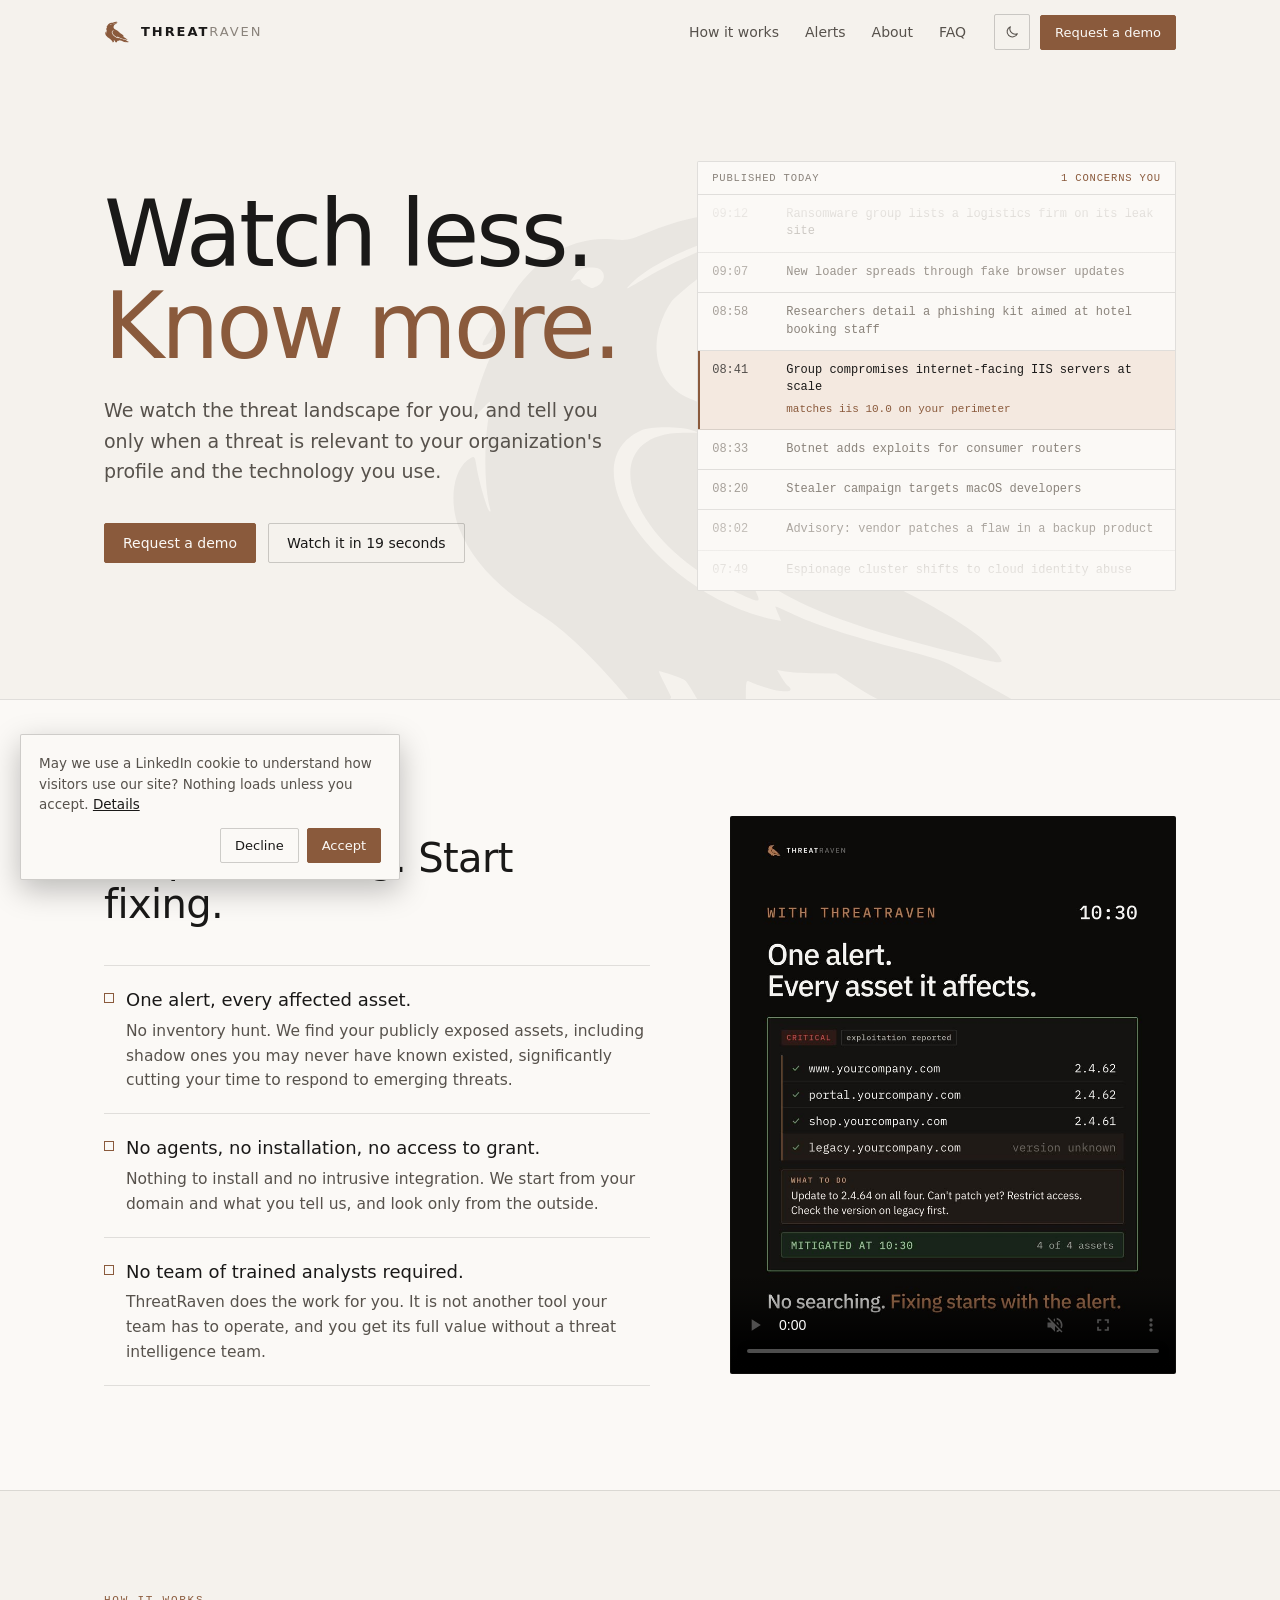
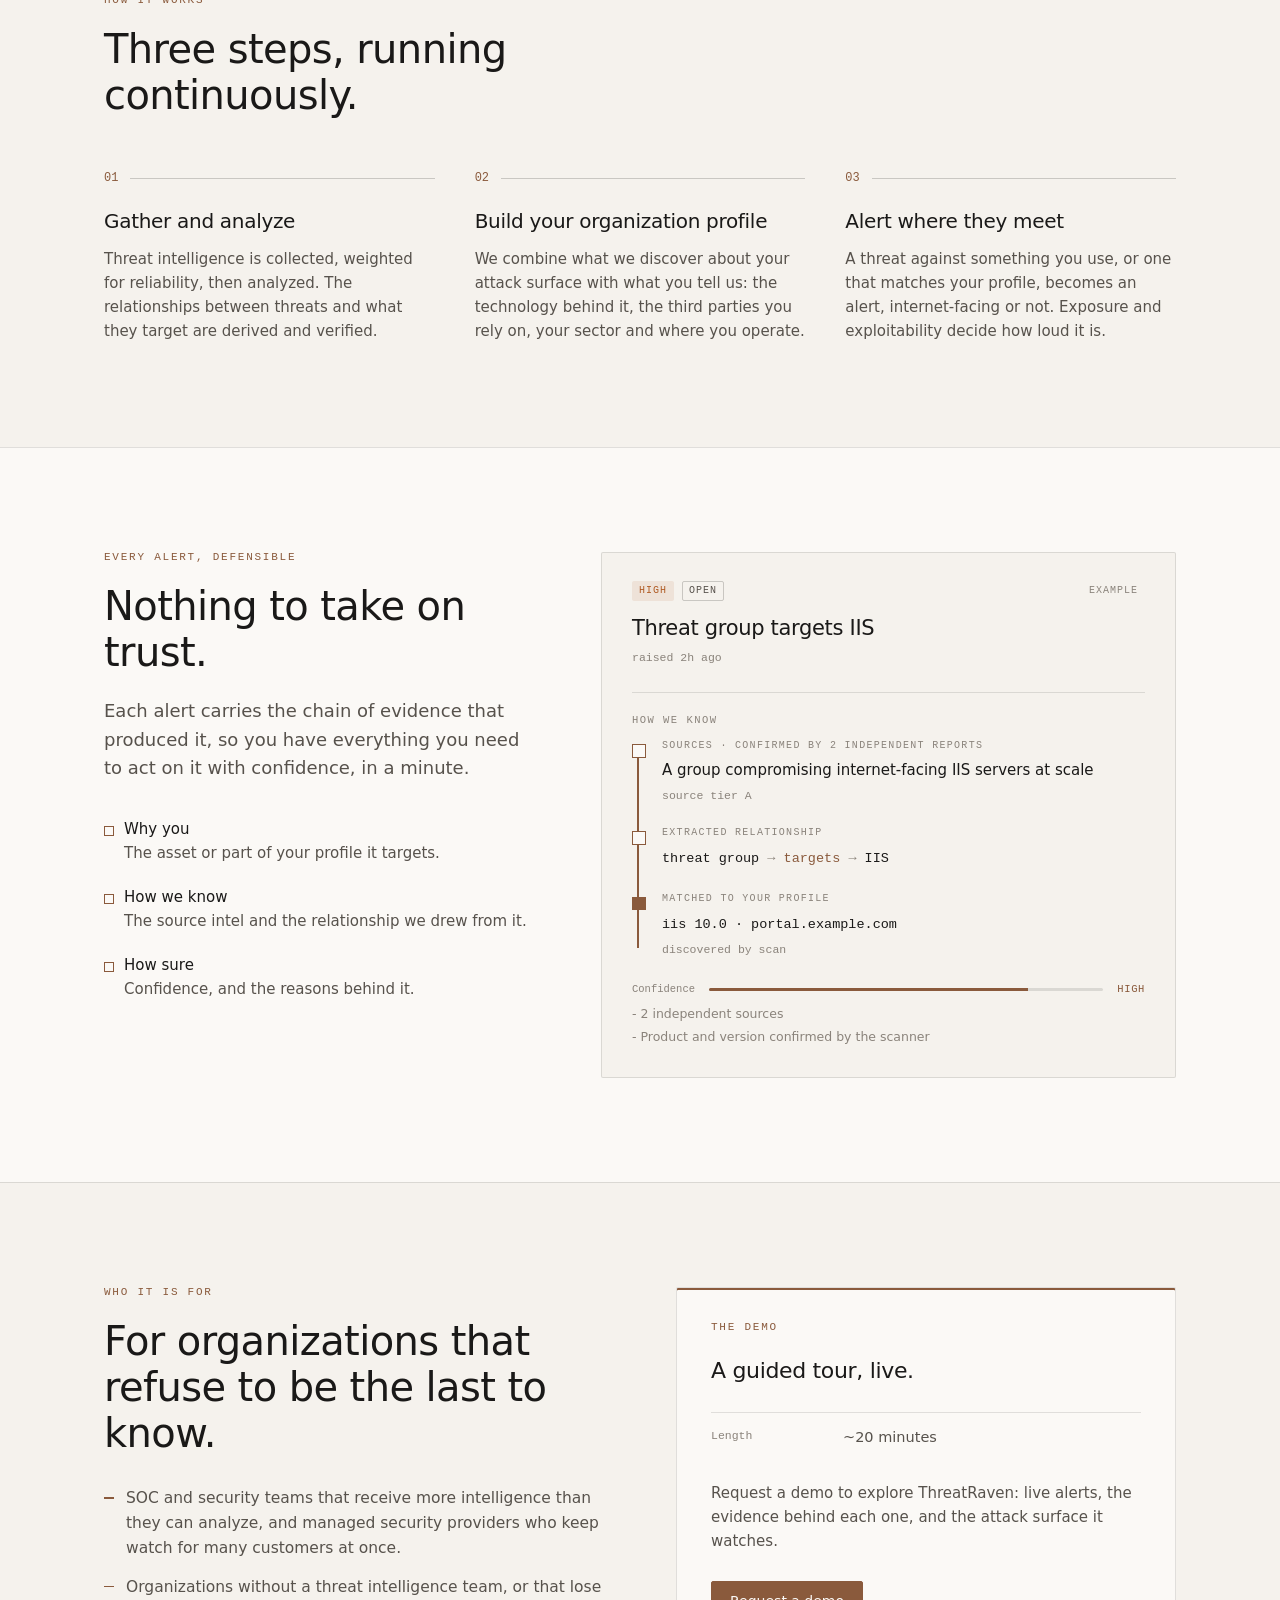
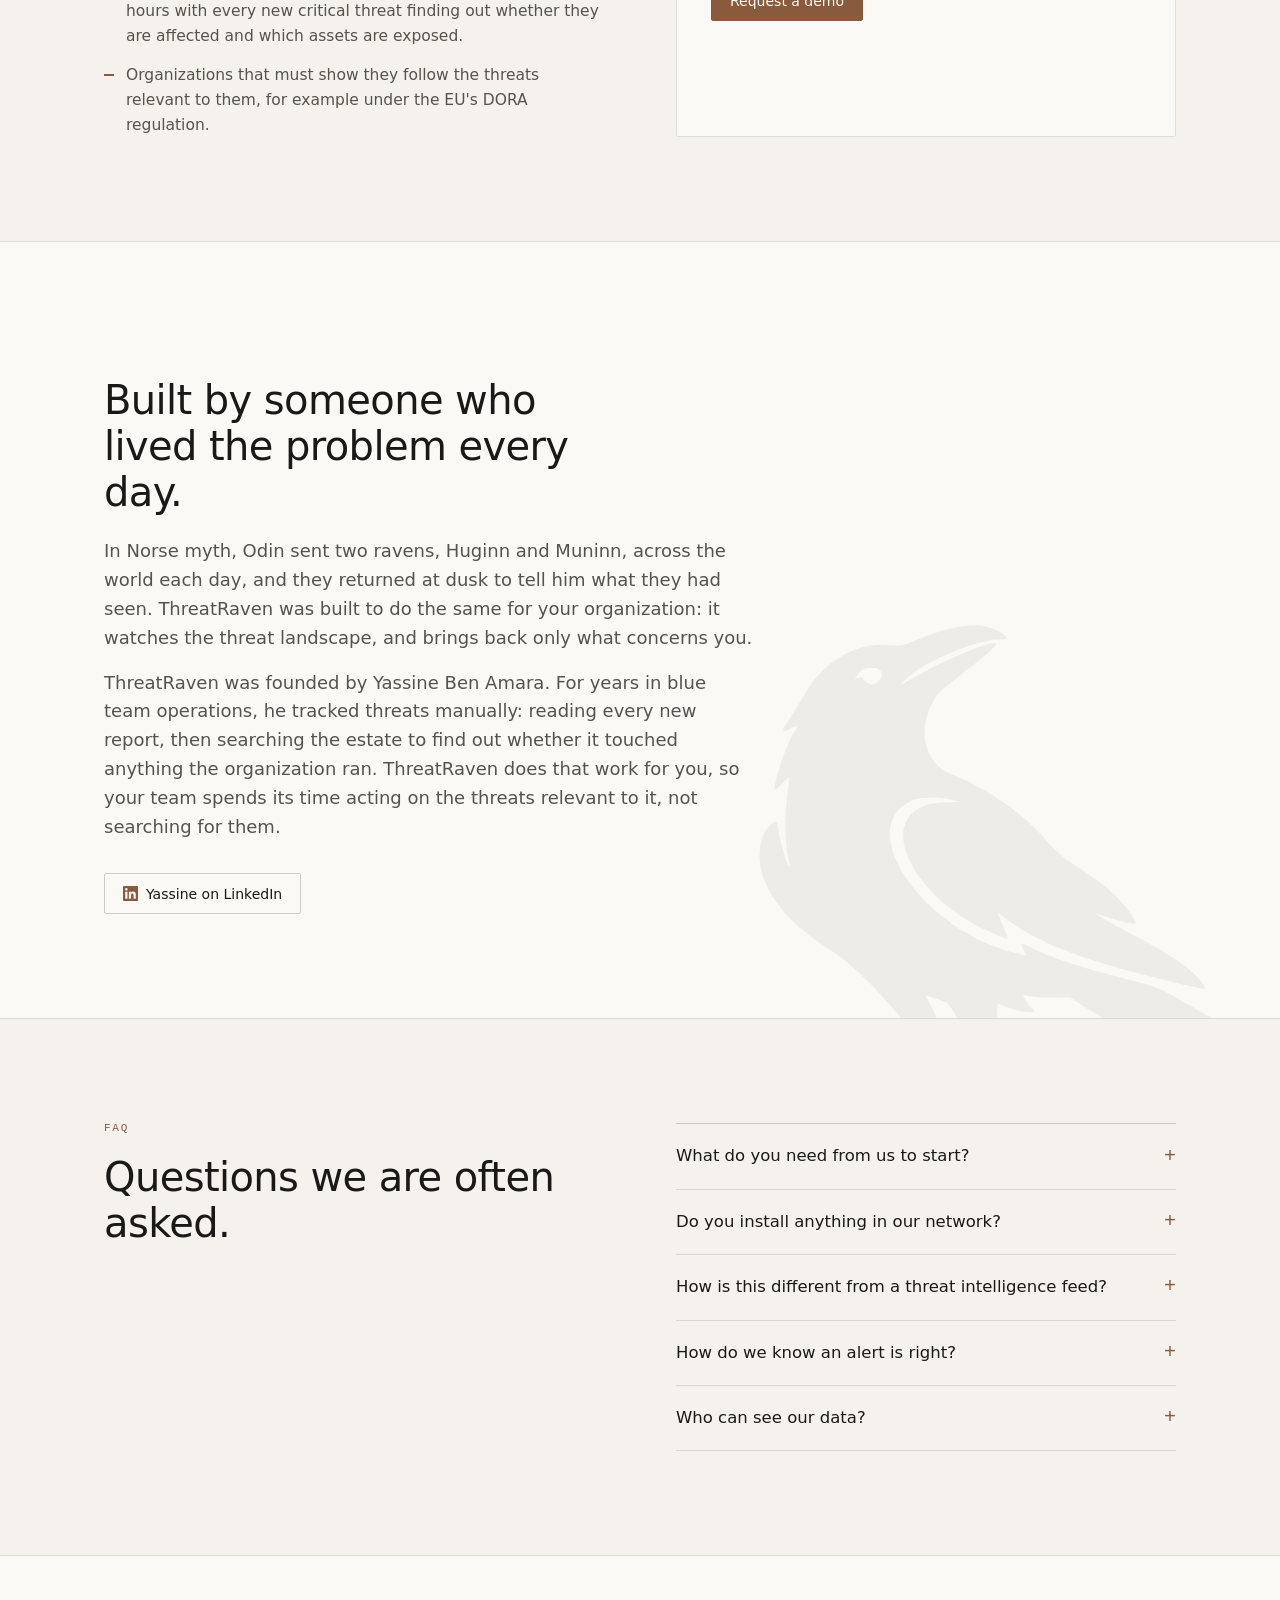
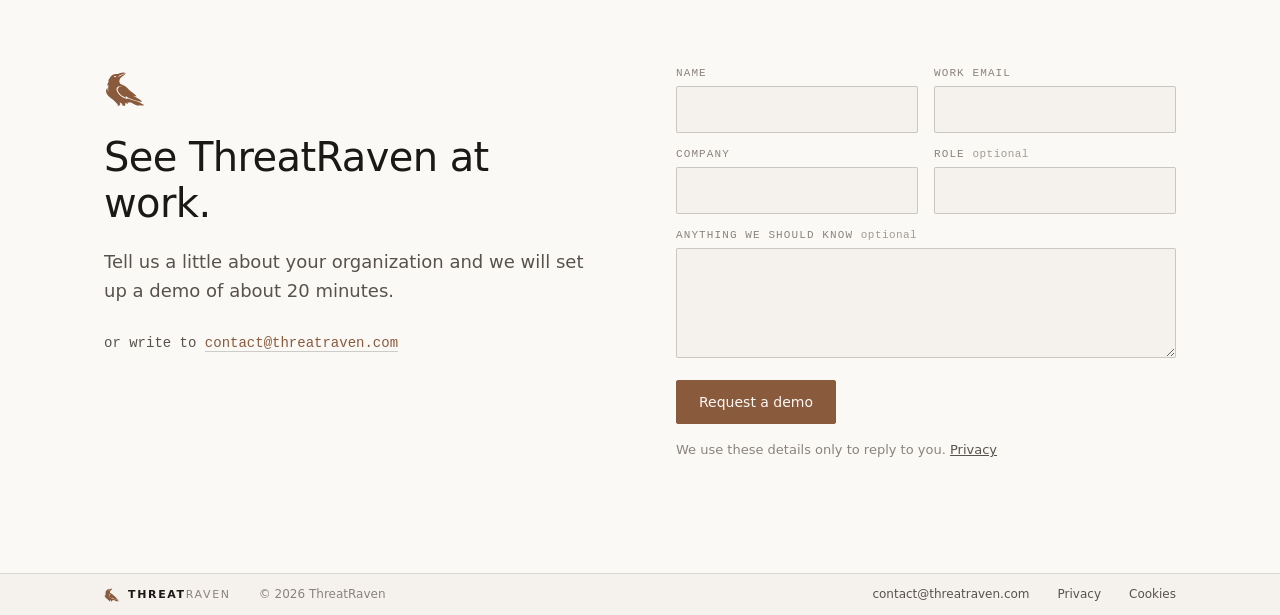
<file: index.html>
<!doctype html>
<html lang="en">
<head>
<meta charset="utf-8">
<meta name="viewport" content="width=device-width, initial-scale=1">
<meta http-equiv="Content-Security-Policy" content="default-src 'self'; script-src 'self' 'sha256-8JlPd6OhyD+6R4JTJSr74ZzP5qvsBuT57lNRySjTGb4=' https://snap.licdn.com; style-src 'self' 'unsafe-inline' https://fonts.googleapis.com; font-src https://fonts.gstatic.com; img-src 'self' data: https://px.ads.linkedin.com https://*.linkedin.com https://*.licdn.com; connect-src 'self' https://api.web3forms.com https://px.ads.linkedin.com https://*.linkedin.com https://*.licdn.com; media-src 'self'; form-action 'self' https://api.web3forms.com; base-uri 'self'; object-src 'none'">
<meta name="referrer" content="strict-origin-when-cross-origin">
<title>ThreatRaven: Watch less. Know more.</title>
<meta name="description" content="ThreatRaven watches the threat landscape for you and tells you only when a threat is relevant to your organization's profile and the technology you use.">
<link rel="canonical" href="https://threatraven.com/">
<meta property="og:type" content="website">
<meta property="og:site_name" content="ThreatRaven">
<meta property="og:title" content="ThreatRaven: Watch less. Know more.">
<meta property="og:description" content="ThreatRaven watches the threat landscape for you and tells you only when a threat is relevant to your organization's profile and the technology you use.">
<meta property="og:url" content="https://threatraven.com/">
<meta property="og:image" content="https://threatraven.com/og-image.png">
<meta name="twitter:card" content="summary">
<meta name="theme-color" content="#F5F2ED" media="(prefers-color-scheme: light)">
<meta name="theme-color" content="#0C0B0A" media="(prefers-color-scheme: dark)">
<link rel="icon" href="favicon.svg" type="image/svg+xml">
<link rel="apple-touch-icon" href="apple-touch-icon.png">
<link rel="preconnect" href="https://fonts.googleapis.com">
<link rel="preconnect" href="https://fonts.gstatic.com" crossorigin>
<link href="https://fonts.googleapis.com/css2?family=IBM+Plex+Mono:wght@400;500&family=IBM+Plex+Sans:wght@300;400;500;600&display=swap" rel="stylesheet">
<link rel="stylesheet" href="styles.css">
<script>
  // Theme before first paint: the visitor's choice if they made one, the system's otherwise.
  try { var t = localStorage.getItem('tr_theme'); if (t === 'light' || t === 'dark') document.documentElement.setAttribute('data-theme', t); } catch (e) {}
</script>
</head>
<body>
<svg width="0" height="0" style="position:absolute" aria-hidden="true"><symbol id="raven" viewBox="0 0 100 100"><path fill="currentColor" d="M32.24 89.74C32.24 89.67 32.43 89.17 32.66 88.62C33.20 87.33 33.13 87.21 29.51 83.09C25.54 78.57 21.43 74.84 18.31 72.92C11.89 68.95 7.70 64.47 5.76 59.49C4.22 55.55 4.83 50.73 7.08 48.96C8.15 48.11 8.27 48.18 8.49 49.78C8.76 51.70 10.12 56.50 10.50 56.87C10.72 57.07 10.76 56.97 10.65 56.57C9.80 53.56 9.64 47.23 10.30 42.86C10.55 41.23 10.70 39.85 10.64 39.80C10.58 39.74 9.97 40.31 9.27 41.06C8.57 41.82 7.96 42.38 7.90 42.33C7.37 41.80 9.95 33.73 11.36 31.51C12.49 29.74 12.48 29.74 10.90 30.51C9.04 31.41 9.01 31.13 10.67 28.61C11.46 27.41 12.78 25.29 13.60 23.91C17.36 17.51 23.31 13.99 29.59 14.43C32.21 14.62 32.25 14.61 35.44 13.30C42.76 10.31 48.18 9.87 51.35 12.01C52.89 13.06 52.76 13.32 50.71 13.38C46.36 13.50 36.56 17.70 33.13 20.91C32.23 21.75 31.83 22.25 32.24 22.02C32.65 21.78 33.99 21.01 35.22 20.30C40.14 17.44 48.35 14.01 50.19 14.04C51.13 14.06 48.79 16.23 43.43 20.30C41.30 21.93 39.26 23.70 38.91 24.24C34.93 30.29 36.34 37.14 42.00 39.37C49.12 42.17 55.99 47.07 60.69 52.69C61.72 53.92 63.38 55.28 66.04 57.08C72.29 61.29 74.33 63.13 76.82 66.86C77.09 67.26 77.31 67.71 77.31 67.85C77.31 68.33 73.86 67.51 70.00 66.13C68.71 65.67 72.63 67.99 77.13 70.35C84.38 74.15 89.17 77.61 90.42 79.96C90.92 80.88 90.56 80.82 80.71 78.34C66.41 74.75 57.93 71.38 52.15 66.98L50.73 65.90 L51.31 67.35C51.63 68.15 52.10 69.30 52.35 69.90C52.95 71.29 52.70 71.24 48.43 69.24C31.73 61.38 26.59 44.73 40.85 44.64L43.34 44.63 L42.04 44.22C40.17 43.63 35.64 43.65 34.29 44.26C22.42 49.63 36.82 70.09 55.14 73.88L56.11 74.07 L55.67 73.02C55.42 72.44 55.22 71.89 55.22 71.80C55.22 71.71 56.33 72.19 57.69 72.87C60.92 74.50 67.36 76.60 74.90 78.49C79.11 79.54 81.56 80.32 82.81 81.00C84.70 82.02 93.23 86.87 94.75 87.78L95.61 88.30 L94.60 88.85C92.74 89.86 87.60 89.64 84.63 88.41C83.31 87.87 82.04 87.35 81.79 87.26C81.54 87.17 81.95 87.64 82.69 88.31C83.79 89.31 83.92 89.53 83.43 89.57C78.88 89.87 73.65 88.08 67.56 84.13L64.69 82.27 L61.38 82.23C59.55 82.21 57.48 82.08 56.78 81.95L55.49 81.71 L56.12 82.77C56.47 83.36 56.94 83.99 57.18 84.19C58.93 85.64 54.79 85.16 51.04 83.48C50.66 83.31 50.60 83.69 50.60 86.04C50.60 89.98 50.71 89.85 47.36 89.85L44.54 89.85 L44.34 89.03C44.11 88.10 41.65 83.78 41.11 83.35C40.69 83.02 37.01 81.77 37.01 81.95C37.01 82.02 37.45 82.96 37.98 84.03L38.94 85.98 L38.40 86.98C37.15 89.30 36.34 89.85 34.20 89.85C33.12 89.85 32.24 89.80 32.24 89.74ZM27.31 21.74C28.91 21.01 28.73 19.00 27.04 18.86C25.35 18.72 24.60 18.99 23.87 20.01L23.22 20.92 L24.00 20.73C24.48 20.61 24.78 20.66 24.78 20.85C24.78 21.03 25.15 21.38 25.60 21.62C26.60 22.17 26.40 22.15 27.31 21.74Z"/></symbol><symbol id="linkedin" viewBox="0 0 24 24"><path fill="currentColor" d="M20.45 20.45h-3.56v-5.57c0-1.33-.02-3.04-1.85-3.04-1.85 0-2.14 1.45-2.14 2.94v5.67H9.35V9h3.41v1.56h.05c.48-.9 1.64-1.85 3.37-1.85 3.6 0 4.27 2.37 4.27 5.46v6.28zM5.34 7.43a2.06 2.06 0 1 1 0-4.13 2.06 2.06 0 0 1 0 4.13zM7.12 20.45H3.56V9h3.56v11.45zM22.22 0H1.77C.79 0 0 .77 0 1.73v20.54C0 23.23.79 24 1.77 24h20.45c.98 0 1.78-.77 1.78-1.73V1.73C24 .77 23.2 0 22.22 0z"/></symbol></svg>
<header class="topbar" id="top">
  <div class="wrap">
    <a class="brand" href="./" aria-label="ThreatRaven home">
      <svg aria-hidden="true"><use href="#raven"/></svg>
      <span class="wordmark">Threat<span>Raven</span></span>
    </a>
    <nav class="nav" aria-label="Sections">
      <a href="#how">How it works</a>
      <a href="#alert">Alerts</a>
      <a href="#about">About</a>
      <a href="#faq">FAQ</a>
    </nav>
    <div class="tools">
      <button class="iconbtn" id="theme" type="button" aria-label="Switch between light and dark theme">
        <svg class="moon" viewBox="0 0 24 24" fill="none" stroke="currentColor" stroke-width="1.6" stroke-linecap="round" stroke-linejoin="round" aria-hidden="true"><path d="M20 14.5A8 8 0 0 1 9.5 4a8 8 0 1 0 10.5 10.5Z"/></svg>
        <svg class="sun" viewBox="0 0 24 24" fill="none" stroke="currentColor" stroke-width="1.6" stroke-linecap="round" aria-hidden="true"><circle cx="12" cy="12" r="4"/><path d="M12 2v2M12 20v2M2 12h2M20 12h2M4.9 4.9l1.4 1.4M17.7 17.7l1.4 1.4M4.9 19.1l1.4-1.4M17.7 6.3l1.4-1.4"/></svg>
      </button>
      <a class="btn small" href="#demo">Request a demo</a>
    </div>
  </div>
</header>
<main>

<section class="hero">
  <svg class="bgraven" aria-hidden="true"><use href="#raven"/></svg>
  <div class="wrap">
    <div>
      <h1 class="reveal"><span>Watch less.</span> <em>Know more.</em></h1>
      <p class="lede reveal" style="--d:.12s">We watch the threat landscape for you, and tell you only when a threat is relevant to your organization's profile and the technology you use.</p>
      <div class="cta reveal" style="--d:.2s">
        <a class="btn" href="#demo">Request a demo</a>
        <a class="btn ghost" href="#watch">Watch it in 19 seconds</a>
      </div>
    </div>
    <div class="feed reveal" style="--d:.2s" aria-label="Illustration: a stream of threat reports, one of which matches your organization">
      <div class="feedhead"><span>Published today</span><b>1 concerns you</b></div>
      <div class="stream" aria-hidden="true">
          <div class="line"><time>09:12</time><span>Ransomware group lists a logistics firm on its leak site</span></div>
          <div class="line"><time>09:07</time><span>New loader spreads through fake browser updates</span></div>
          <div class="line"><time>08:58</time><span>Researchers detail a phishing kit aimed at hotel booking staff</span></div>
          <div class="line hit"><time>08:41</time><span>Group compromises internet-facing IIS servers at scale<small>matches iis 10.0 on your perimeter</small></span></div>
          <div class="line"><time>08:33</time><span>Botnet adds exploits for consumer routers</span></div>
          <div class="line"><time>08:20</time><span>Stealer campaign targets macOS developers</span></div>
          <div class="line"><time>08:02</time><span>Advisory: vendor patches a flaw in a backup product</span></div>
          <div class="line"><time>07:49</time><span>Espionage cluster shifts to cloud identity abuse</span></div>
          <div class="line"><time>07:31</time><span>Malicious packages found in a public code registry</span></div>
          <div class="line"><time>07:15</time><span>Extortion crew claims a breach at a retailer</span></div>
          <div class="line"><time>06:58</time><span>Mobile banking trojan returns with a new overlay</span></div>
          <div class="line"><time>09:12</time><span>Ransomware group lists a logistics firm on its leak site</span></div>
          <div class="line"><time>09:07</time><span>New loader spreads through fake browser updates</span></div>
          <div class="line"><time>08:58</time><span>Researchers detail a phishing kit aimed at hotel booking staff</span></div>
          <div class="line hit"><time>08:41</time><span>Group compromises internet-facing IIS servers at scale<small>matches iis 10.0 on your perimeter</small></span></div>
          <div class="line"><time>08:33</time><span>Botnet adds exploits for consumer routers</span></div>
          <div class="line"><time>08:20</time><span>Stealer campaign targets macOS developers</span></div>
          <div class="line"><time>08:02</time><span>Advisory: vendor patches a flaw in a backup product</span></div>
          <div class="line"><time>07:49</time><span>Espionage cluster shifts to cloud identity abuse</span></div>
          <div class="line"><time>07:31</time><span>Malicious packages found in a public code registry</span></div>
          <div class="line"><time>07:15</time><span>Extortion crew claims a breach at a retailer</span></div>
          <div class="line"><time>06:58</time><span>Mobile banking trojan returns with a new overlay</span></div>
      </div>
    </div>
  </div>
</section>

<section class="alt" id="video">
  <div class="wrap film">
    <div>
      <p class="eyebrow reveal">Hours of searching vs one alert</p>
      <h2 class="reveal">Stop searching. Start fixing.</h2>
      <ul class="gains">
        <li class="reveal"><b>One alert, every affected asset.</b>No inventory hunt. We find your publicly exposed assets, including shadow ones you may never have known existed, significantly cutting your time to respond to emerging threats.</li>
        <li class="reveal" style="--d:.08s"><b>No agents, no installation, no access to grant.</b>Nothing to install and no intrusive integration. We start from your domain and what you tell us, and look only from the outside.</li>
        <li class="reveal" style="--d:.16s"><b>No team of trained analysts required.</b>ThreatRaven does the work for you. It is not another tool your team has to operate, and you get its full value without a threat intelligence team.</li>
      </ul>
    </div>
    <div class="player reveal" id="watch" style="--d:.1s">
      <video id="film" muted loop playsinline preload="metadata" poster="media/two-mornings-poster.jpg" aria-label="A 19-second film: the same critical threat, handled with hours of searching, then with one ThreatRaven alert">
        <source src="media/two-mornings.mp4" type="video/mp4">
      </video>
    </div>
  </div>
</section>

<section id="how">
  <div class="wrap">
    <p class="eyebrow reveal">How it works</p>
    <h2 class="reveal">Three steps, running continuously.</h2>
    <div class="steps">
      <div class="step reveal"><h3>Gather and analyze</h3><p>Threat intelligence is collected, weighted for reliability, then analyzed. The relationships between threats and what they target are derived and verified.</p></div>
      <div class="step reveal" style="--d:.1s"><h3>Build your organization profile</h3><p>We combine what we discover about your attack surface with what you tell us: the technology behind it, the third parties you rely on, your sector and where you operate.</p></div>
      <div class="step reveal" style="--d:.2s"><h3>Alert where they meet</h3><p>A threat against something you use, or one that matches your profile, becomes an alert, internet-facing or not. Exposure and exploitability decide how loud it is.</p></div>
    </div>
  </div>
</section>

<section class="anatomy alt" id="alert">
  <div class="wrap">
    <div>
      <p class="eyebrow reveal">Every alert, defensible</p>
      <h2 class="reveal">Nothing to take on trust.</h2>
      <p class="lede reveal">Each alert carries the chain of evidence that produced it, so you have everything you need to act on it with confidence, in a minute.</p>
      <ul class="points">
        <li class="reveal"><b>Why you</b>The asset or part of your profile it targets.</li>
        <li class="reveal" style="--d:.08s"><b>How we know</b>The source intel and the relationship we drew from it.</li>
        <li class="reveal" style="--d:.16s"><b>How sure</b>Confidence, and the reasons behind it.</li>
      </ul>
    </div>
    <div class="alert reveal" style="--d:.1s">
      <div class="meta"><span class="pill sev">High</span><span class="pill st">Open</span><span class="pill ex">Example</span></div>
      <h3>Threat group targets IIS</h3>
      <p class="sub">raised 2h ago</p>
      <div class="sect">How we know</div>
      <div class="chain" id="chain">
        <div class="node" style="--d:.25s"><div class="nlabel">Sources · confirmed by 2 independent reports</div><div class="nbody">A group compromising internet-facing IIS servers at scale</div><div class="nsrc">source tier A</div></div>
        <div class="node" style="--d:.65s"><div class="nlabel">Extracted relationship</div><div class="nbody"><span class="mono">threat group <span class="arr">→</span> <span class="p">targets</span> <span class="arr">→</span> IIS</span></div></div>
        <div class="node you" style="--d:1.05s"><div class="nlabel">Matched to your profile</div><div class="nbody"><span class="mono">iis 10.0 · portal.example.com</span></div><div class="nsrc">discovered by scan</div></div>
      </div>
      <div class="conf"><span>Confidence</span><span class="meter"><i></i></span><b>High</b></div>
      <ul class="why"><li>2 independent sources</li><li>Product and version confirmed by the scanner</li></ul>
    </div>
  </div>
</section>

<section id="who">
  <div class="wrap cols">
    <div>
      <p class="eyebrow reveal">Who it is for</p>
      <h2 class="reveal">For organizations that refuse to be the last to know.</h2>
      <ul class="plain">
        <li class="reveal">SOC and security teams that receive more intelligence than they can analyze, and managed security providers who keep watch for many customers at once.</li>
        <li class="reveal" style="--d:.08s">Organizations without a threat intelligence team, or that lose hours with every new critical threat finding out whether they are affected and which assets are exposed.</li>
        <li class="reveal" style="--d:.16s">Organizations that must show they follow the threats relevant to them, for example under the EU's DORA regulation.</li>
      </ul>
    </div>
    <div class="pilot reveal" style="--d:.1s">
      <p class="eyebrow">The demo</p>
      <h3>A guided tour, live.</h3>
      <dl>
        <div><dt>Length</dt><dd>~20 minutes</dd></div>
      </dl>
      <p class="pnote">Request a demo to explore ThreatRaven: live alerts, the evidence behind each one, and the attack surface it watches.</p>
      <a class="btn" href="#demo">Request a demo</a>
    </div>
  </div>
</section>

<section class="about alt" id="about">
  <svg class="bgraven" aria-hidden="true"><use href="#raven"/></svg>
  <div class="wrap">
    <p class="eyebrow reveal">About</p>
    <h2 class="reveal">Built by someone who lived the problem every day.</h2>
    <div class="story">
      <p class="lede reveal">In Norse myth, Odin sent two ravens, Huginn and Muninn, across the world each day, and they returned at dusk to tell him what they had seen. ThreatRaven was built to do the same for your organization: it watches the threat landscape, and brings back only what concerns you.</p>
      <p class="lede reveal" style="--d:.08s">ThreatRaven was founded by Yassine Ben Amara. For years in blue team operations, he tracked threats manually: reading every new report, then searching the estate to find out whether it touched anything the organization ran. ThreatRaven does that work for you, so your team spends its time acting on the threats relevant to it, not searching for them.</p>
      <a class="btn ghost li reveal" style="--d:.14s" href="https://www.linkedin.com/in/yassine-ben-amara-692010218" target="_blank" rel="noopener"><svg aria-hidden="true"><use href="#linkedin"/></svg>Yassine on LinkedIn</a>
    </div>
  </div>
</section>

<section id="faq">
  <div class="wrap cols">
    <div>
      <p class="eyebrow reveal">FAQ</p>
      <h2 class="reveal">Questions we are often asked.</h2>
    </div>
    <div class="faq reveal" style="--d:.08s">
      <details><summary>What do you need from us to start?</summary><p>Your domain. You can also declare the technology you use internally and a few facts about your organization: where you operate, your sector and the third parties you rely on.</p></details>
      <details><summary>Do you install anything in our network?</summary><p>No agents, no integration, no installation. We discover what your organization exposes to the internet from the outside, the way an attacker would see it, without stress testing, penetration testing or anything intrusive.</p></details>
      <details><summary>How is this different from a threat intelligence feed?</summary><p>A feed sends every subscriber the same reports and leaves the matching to your team. ThreatRaven does the matching, so you only hear about threats that reach what you run.</p></details>
      <details><summary>How do we know an alert is right?</summary><p>Every alert carries its evidence: the intelligence, the match, and the part of your organization it concerns, all on one view you can check in a minute.</p></details>
      <details><summary>Who can see our data?</summary><p>Your team, and the ThreatRaven staff who run your service. Your profile and your alerts are never shared with other customers.</p></details>
    </div>
  </div>
</section>

<section class="demo alt" id="demo">
  <div class="wrap cols">
    <div>
      <svg class="mark reveal" aria-hidden="true"><use href="#raven"/></svg>
      <h2 class="reveal">See ThreatRaven at work.</h2>
      <p class="lede reveal">Tell us a little about your organization and we will set up a demo of about 20 minutes.</p>
      <p class="mail reveal">or write to <a href="mailto:contact@threatraven.com">contact@threatraven.com</a></p>
    </div>
    <form class="form reveal" id="demo-form" action="https://api.web3forms.com/submit" method="POST" style="--d:.08s">
      <input type="hidden" name="access_key" value="f4d5d499-ed23-456a-b43a-4bf4b0087744">
      <input type="hidden" name="subject" value="ThreatRaven: demo request">
      <input type="hidden" name="from_name" value="threatraven.com">
      <input type="checkbox" name="botcheck" class="trap" tabindex="-1" autocomplete="off" aria-hidden="true">
      <div class="row">
        <label><span>Name</span><input name="name" required autocomplete="name" maxlength="80"></label>
        <label><span>Work email</span><input name="email" type="email" required autocomplete="email" maxlength="120"></label>
      </div>
      <div class="row">
        <label><span>Company</span><input name="company" required autocomplete="organization" maxlength="100"></label>
        <label><span>Role <i>optional</i></span><input name="role" autocomplete="organization-title" maxlength="80"></label>
      </div>
      <label><span>Anything we should know <i>optional</i></span><textarea name="message" rows="4" maxlength="2000"></textarea></label>
      <button class="btn" type="submit">Request a demo</button>
      <p class="note" id="form-note" role="status">We use these details only to reply to you. <a href="privacy.html">Privacy</a></p>
    </form>
  </div>
</section>

</main>
<footer>
  <div class="wrap">
    <a class="brand" href="./" aria-label="ThreatRaven home">
      <svg aria-hidden="true" style="width:16px;height:16px"><use href="#raven"/></svg>
      <span class="wordmark">Threat<span>Raven</span></span>
    </a>
    <span>&copy; <span id="year">2026</span> ThreatRaven</span>
    <span class="sp"></span>
    <a href="mailto:contact@threatraven.com">contact@threatraven.com</a>
    <a href="privacy.html">Privacy</a>
    <button class="linkbtn" type="button" data-cookie-settings>Cookies</button>
  </div>
</footer>
<div class="consent" id="consent" role="dialog" aria-live="polite" aria-label="Cookie choice" hidden>
  <p>May we use a LinkedIn cookie to understand how visitors use our site? Nothing loads unless you accept. <a href="privacy.html#cookies">Details</a></p>
  <div class="actions"><button class="btn small ghost" type="button" data-consent="no">Decline</button><button class="btn small" type="button" data-consent="yes">Accept</button></div>
</div>
<script src="script.js" defer></script>
</body>
</html>
</file>
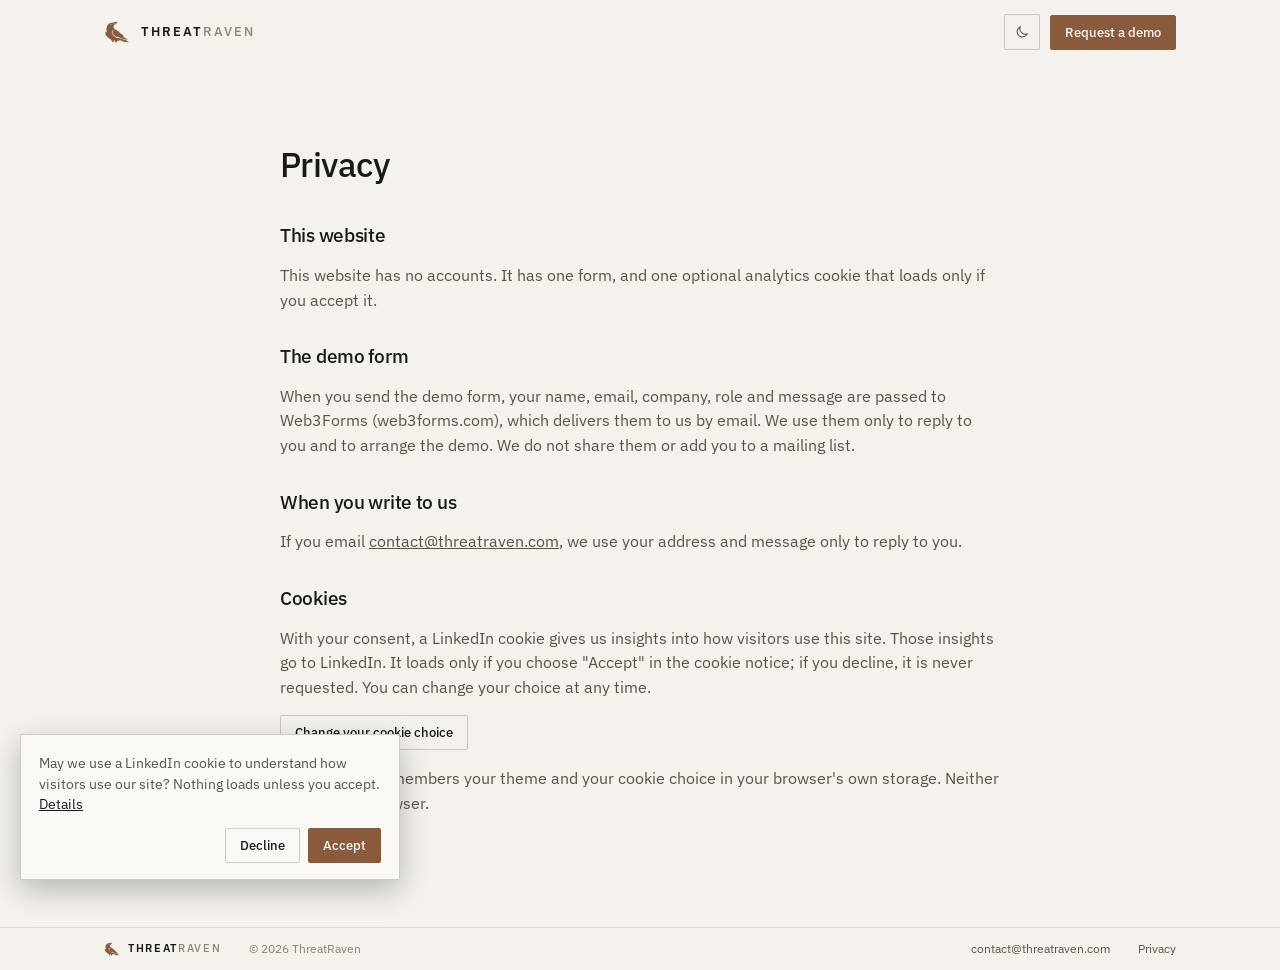
<file: privacy.html>
<!doctype html>
<html lang="en">
<head>
<meta charset="utf-8">
<meta name="viewport" content="width=device-width, initial-scale=1">
<title>Privacy · ThreatRaven</title>
<meta name="description" content="How the ThreatRaven website handles your data.">
<link rel="canonical" href="https://threatraven.com/privacy.html">
<meta property="og:type" content="website">
<meta property="og:site_name" content="ThreatRaven">
<meta property="og:title" content="Privacy · ThreatRaven">
<meta property="og:description" content="How the ThreatRaven website handles your data.">
<meta property="og:url" content="https://threatraven.com/privacy.html">
<meta property="og:image" content="https://threatraven.com/og-image.png">
<meta name="twitter:card" content="summary">
<meta name="theme-color" content="#F5F2ED" media="(prefers-color-scheme: light)">
<meta name="theme-color" content="#0C0B0A" media="(prefers-color-scheme: dark)">
<link rel="icon" href="favicon.svg" type="image/svg+xml">
<link rel="apple-touch-icon" href="apple-touch-icon.png">
<link rel="preconnect" href="https://fonts.googleapis.com">
<link rel="preconnect" href="https://fonts.gstatic.com" crossorigin>
<link href="https://fonts.googleapis.com/css2?family=IBM+Plex+Mono:wght@400;500&family=IBM+Plex+Sans:wght@300;400;500;600&display=swap" rel="stylesheet">
<link rel="stylesheet" href="styles.css">
<script>
  // Theme before first paint: the visitor's choice if they made one, the system's otherwise.
  try { var t = localStorage.getItem('tr_theme'); if (t === 'light' || t === 'dark') document.documentElement.setAttribute('data-theme', t); } catch (e) {}
</script>
</head>
<body>
<svg width="0" height="0" style="position:absolute" aria-hidden="true"><symbol id="raven" viewBox="0 0 100 100"><path fill="currentColor" d="M32.24 89.74C32.24 89.67 32.43 89.17 32.66 88.62C33.20 87.33 33.13 87.21 29.51 83.09C25.54 78.57 21.43 74.84 18.31 72.92C11.89 68.95 7.70 64.47 5.76 59.49C4.22 55.55 4.83 50.73 7.08 48.96C8.15 48.11 8.27 48.18 8.49 49.78C8.76 51.70 10.12 56.50 10.50 56.87C10.72 57.07 10.76 56.97 10.65 56.57C9.80 53.56 9.64 47.23 10.30 42.86C10.55 41.23 10.70 39.85 10.64 39.80C10.58 39.74 9.97 40.31 9.27 41.06C8.57 41.82 7.96 42.38 7.90 42.33C7.37 41.80 9.95 33.73 11.36 31.51C12.49 29.74 12.48 29.74 10.90 30.51C9.04 31.41 9.01 31.13 10.67 28.61C11.46 27.41 12.78 25.29 13.60 23.91C17.36 17.51 23.31 13.99 29.59 14.43C32.21 14.62 32.25 14.61 35.44 13.30C42.76 10.31 48.18 9.87 51.35 12.01C52.89 13.06 52.76 13.32 50.71 13.38C46.36 13.50 36.56 17.70 33.13 20.91C32.23 21.75 31.83 22.25 32.24 22.02C32.65 21.78 33.99 21.01 35.22 20.30C40.14 17.44 48.35 14.01 50.19 14.04C51.13 14.06 48.79 16.23 43.43 20.30C41.30 21.93 39.26 23.70 38.91 24.24C34.93 30.29 36.34 37.14 42.00 39.37C49.12 42.17 55.99 47.07 60.69 52.69C61.72 53.92 63.38 55.28 66.04 57.08C72.29 61.29 74.33 63.13 76.82 66.86C77.09 67.26 77.31 67.71 77.31 67.85C77.31 68.33 73.86 67.51 70.00 66.13C68.71 65.67 72.63 67.99 77.13 70.35C84.38 74.15 89.17 77.61 90.42 79.96C90.92 80.88 90.56 80.82 80.71 78.34C66.41 74.75 57.93 71.38 52.15 66.98L50.73 65.90 L51.31 67.35C51.63 68.15 52.10 69.30 52.35 69.90C52.95 71.29 52.70 71.24 48.43 69.24C31.73 61.38 26.59 44.73 40.85 44.64L43.34 44.63 L42.04 44.22C40.17 43.63 35.64 43.65 34.29 44.26C22.42 49.63 36.82 70.09 55.14 73.88L56.11 74.07 L55.67 73.02C55.42 72.44 55.22 71.89 55.22 71.80C55.22 71.71 56.33 72.19 57.69 72.87C60.92 74.50 67.36 76.60 74.90 78.49C79.11 79.54 81.56 80.32 82.81 81.00C84.70 82.02 93.23 86.87 94.75 87.78L95.61 88.30 L94.60 88.85C92.74 89.86 87.60 89.64 84.63 88.41C83.31 87.87 82.04 87.35 81.79 87.26C81.54 87.17 81.95 87.64 82.69 88.31C83.79 89.31 83.92 89.53 83.43 89.57C78.88 89.87 73.65 88.08 67.56 84.13L64.69 82.27 L61.38 82.23C59.55 82.21 57.48 82.08 56.78 81.95L55.49 81.71 L56.12 82.77C56.47 83.36 56.94 83.99 57.18 84.19C58.93 85.64 54.79 85.16 51.04 83.48C50.66 83.31 50.60 83.69 50.60 86.04C50.60 89.98 50.71 89.85 47.36 89.85L44.54 89.85 L44.34 89.03C44.11 88.10 41.65 83.78 41.11 83.35C40.69 83.02 37.01 81.77 37.01 81.95C37.01 82.02 37.45 82.96 37.98 84.03L38.94 85.98 L38.40 86.98C37.15 89.30 36.34 89.85 34.20 89.85C33.12 89.85 32.24 89.80 32.24 89.74ZM27.31 21.74C28.91 21.01 28.73 19.00 27.04 18.86C25.35 18.72 24.60 18.99 23.87 20.01L23.22 20.92 L24.00 20.73C24.48 20.61 24.78 20.66 24.78 20.85C24.78 21.03 25.15 21.38 25.60 21.62C26.60 22.17 26.40 22.15 27.31 21.74Z"/></symbol></svg>
<header class="topbar" id="top">
  <div class="wrap">
    <a class="brand" href="./" aria-label="ThreatRaven home">
      <svg aria-hidden="true"><use href="#raven"/></svg>
      <span class="wordmark">Threat<span>Raven</span></span>
    </a>
    <span style="margin-left:auto"></span>
    <div class="tools">
      <button class="iconbtn" id="theme" type="button" aria-label="Switch between light and dark theme">
        <svg class="moon" viewBox="0 0 24 24" fill="none" stroke="currentColor" stroke-width="1.6" stroke-linecap="round" stroke-linejoin="round" aria-hidden="true"><path d="M20 14.5A8 8 0 0 1 9.5 4a8 8 0 1 0 10.5 10.5Z"/></svg>
        <svg class="sun" viewBox="0 0 24 24" fill="none" stroke="currentColor" stroke-width="1.6" stroke-linecap="round" aria-hidden="true"><circle cx="12" cy="12" r="4"/><path d="M12 2v2M12 20v2M2 12h2M20 12h2M4.9 4.9l1.4 1.4M17.7 17.7l1.4 1.4M4.9 19.1l1.4-1.4M17.7 6.3l1.4-1.4"/></svg>
      </button>
      <a class="btn small" href="./#demo">Request a demo</a>
    </div>
  </div>
</header>
<main class="wrap legal">
  <h1>Privacy</h1>
  <h2>This website</h2>
  <p>This website has no accounts. It has one form, and one optional analytics cookie that loads only if you accept it.</p>
  <h2>The demo form</h2>
  <p>When you send the demo form, your name, email, company, role and message are passed to Web3Forms (web3forms.com), which delivers them to us by email. We use them only to reply to you and to arrange the demo. We do not share them or add you to a mailing list.</p>
  <h2>When you write to us</h2>
  <p>If you email <a href="mailto:contact@threatraven.com">contact@threatraven.com</a>, we use your address and message only to reply to you.</p>
  <h2 id="cookies">Cookies</h2>
  <p>With your consent, a LinkedIn cookie gives us insights into how visitors use this site. Those insights go to LinkedIn. It loads only if you choose "Accept" in the cookie notice; if you decline, it is never requested. You can change your choice at any time.</p>
  <p><button class="btn small ghost" type="button" data-cookie-settings>Change your cookie choice</button></p>
  <p>The site also remembers your theme and your cookie choice in your browser's own storage. Neither leaves your browser.</p>
</main>
<footer>
  <div class="wrap">
    <a class="brand" href="./" aria-label="ThreatRaven home">
      <svg aria-hidden="true" style="width:16px;height:16px"><use href="#raven"/></svg>
      <span class="wordmark">Threat<span>Raven</span></span>
    </a>
    <span>&copy; <span id="year">2026</span> ThreatRaven</span>
    <span class="sp"></span>
    <a href="mailto:contact@threatraven.com">contact@threatraven.com</a>
    <a href="privacy.html">Privacy</a>
  </div>
</footer>
<div class="consent" id="consent" role="dialog" aria-live="polite" aria-label="Cookie choice" hidden>
  <p>May we use a LinkedIn cookie to understand how visitors use our site? Nothing loads unless you accept. <a href="privacy.html#cookies">Details</a></p>
  <div class="actions"><button class="btn small ghost" type="button" data-consent="no">Decline</button><button class="btn small" type="button" data-consent="yes">Accept</button></div>
</div>
<script src="script.js" defer></script>
</body>
</html>
</file>
<file: styles.css>
/* ThreatRaven website. Same identity as the app: paper and ink, one copper accent, IBM Plex. */
:root {
  --bg: #F5F2ED; --surface: #FBF9F6; --raised: #EFEBE4;
  --border: rgba(26, 25, 24, .12); --border-strong: rgba(26, 25, 24, .20);
  --text: #1A1918; --text-2: #57524C; --text-3: #8A837B;
  --accent: #8A5A3C; --accent-hover: #6F4830; --accent-fg: #FBF9F6;
  --focus: rgba(138, 90, 60, .30);
  --crit: #B23A32; --high: #B05B24; --med: #94782B;
  --high-bg: rgba(176, 91, 36, .10);
  --sans: 'IBM Plex Sans', ui-sans-serif, system-ui, -apple-system, 'Segoe UI', sans-serif;
  --mono: 'IBM Plex Mono', ui-monospace, SFMono-Regular, Menlo, monospace;
  color-scheme: light;
}
@media (prefers-color-scheme: dark) {
  :root:not([data-theme="light"]) {
    --bg: #0C0B0A; --surface: #141312; --raised: #1C1A18;
    --border: rgba(245, 243, 240, .09); --border-strong: rgba(245, 243, 240, .17);
    --text: #F5F3F0; --text-2: #A8A29B; --text-3: #6B6660;
    --accent: #B0764F; --accent-hover: #C89372; --accent-fg: #0C0B0A;
    --focus: rgba(176, 118, 79, .38);
    --crit: #C4453C; --high: #CC6B2E; --med: #B8993F;
    --high-bg: rgba(204, 107, 46, .13);
    color-scheme: dark;
  }
}
:root[data-theme="dark"] {
  --bg: #0C0B0A; --surface: #141312; --raised: #1C1A18;
  --border: rgba(245, 243, 240, .09); --border-strong: rgba(245, 243, 240, .17);
  --text: #F5F3F0; --text-2: #A8A29B; --text-3: #6B6660;
  --accent: #B0764F; --accent-hover: #C89372; --accent-fg: #0C0B0A;
  --focus: rgba(176, 118, 79, .38);
  --crit: #C4453C; --high: #CC6B2E; --med: #B8993F;
  --high-bg: rgba(204, 107, 46, .13);
  color-scheme: dark;
}

* { box-sizing: border-box; }
html { scroll-behavior: smooth; scroll-padding-top: 76px; }
body { margin: 0; background: var(--bg); color: var(--text); font-family: var(--sans);
  font-size: 16px; line-height: 1.6; -webkit-font-smoothing: antialiased;
  transition: background-color .25s ease, color .25s ease; }
a { color: inherit; }
:focus-visible { outline: 2px solid var(--accent); outline-offset: 3px; border-radius: 2px; }
.wrap { width: 100%; max-width: 1120px; margin: 0 auto; padding-inline: 24px; }
.mono { font-family: var(--mono); }

/* ---------- top bar ---------- */
.topbar { position: sticky; top: 0; z-index: 40; background: color-mix(in srgb, var(--bg) 88%, transparent);
  backdrop-filter: blur(10px); -webkit-backdrop-filter: blur(10px); border-bottom: 1px solid transparent;
  transition: border-color .25s ease; }
.topbar.scrolled { border-bottom-color: var(--border); }
.topbar .wrap { display: flex; align-items: center; gap: 28px; height: 64px; }
.brand { display: flex; align-items: center; gap: 11px; text-decoration: none; color: var(--text); }
.brand svg { width: 26px; height: 26px; color: var(--accent); flex: none; }
.wordmark { font-size: 13px; font-weight: 600; letter-spacing: .15em; text-transform: uppercase; }
.wordmark span { color: var(--text-3); font-weight: 500; }
.nav { display: flex; gap: 26px; margin-left: auto; }
.nav a { font-size: 14px; color: var(--text-2); text-decoration: none; transition: color .15s ease; }
.nav a:hover { color: var(--text); }
.tools { display: flex; align-items: center; gap: 10px; }
.iconbtn { width: 36px; height: 36px; display: grid; place-items: center; background: transparent;
  border: 1px solid var(--border-strong); border-radius: 2px; color: var(--text-2); cursor: pointer;
  transition: color .15s ease, border-color .15s ease; }
.iconbtn:hover { color: var(--text); border-color: var(--text-3); }
.iconbtn svg { width: 16px; height: 16px; }
.iconbtn .sun { display: none; }
:root[data-theme="dark"] .iconbtn .sun { display: block; }
:root[data-theme="dark"] .iconbtn .moon { display: none; }
@media (prefers-color-scheme: dark) {
  :root:not([data-theme="light"]) .iconbtn .sun { display: block; }
  :root:not([data-theme="light"]) .iconbtn .moon { display: none; }
}
.btn { display: inline-flex; align-items: center; gap: 8px; font: 500 14px/1 var(--sans); text-decoration: none;
  padding: 12px 18px; border-radius: 2px; border: 1px solid var(--accent); background: var(--accent);
  color: var(--accent-fg); cursor: pointer; transition: background-color .15s ease, border-color .15s ease, transform .15s ease; }
.btn:hover { background: var(--accent-hover); border-color: var(--accent-hover); }
.btn:active { transform: translateY(1px); }
.btn.ghost { background: transparent; color: var(--text); border-color: var(--border-strong); }
.btn.ghost:hover { border-color: var(--text-3); background: transparent; }
.btn.small { padding: 10px 14px; font-size: 13px; }

/* ---------- shared ---------- */
section { padding: 104px 0; border-top: 1px solid var(--border); }
.eyebrow { font: 500 11px/1 var(--mono); letter-spacing: .16em; text-transform: uppercase; color: var(--accent); margin: 0 0 20px; }
h1, h2, h3 { font-weight: 500; letter-spacing: -.015em; margin: 0; }
h2 { font-size: clamp(28px, 3.6vw, 40px); line-height: 1.15; max-width: 21ch; }
.lede { font-size: 18px; color: var(--text-2); max-width: 60ch; margin: 22px 0 0; }
.reveal { opacity: 0; transform: translateY(18px); transition: opacity .7s ease, transform .7s cubic-bezier(.2, .7, .2, 1); transition-delay: var(--d, 0s); }
.reveal.in { opacity: 1; transform: none; }

/* ---------- hero ---------- */
.hero { border-top: 0; padding: 96px 0 108px; position: relative; overflow: hidden; }
.hero .wrap { display: grid; grid-template-columns: minmax(0, 1.05fr) minmax(0, .95fr); gap: 64px; align-items: center; }
.hero h1 { font-size: clamp(48px, 7.4vw, 92px); line-height: 1; letter-spacing: -.035em; }
.hero h1 span, .hero h1 em { display: block; }
.hero .wrap > div:first-child { position: relative; z-index: 1; }
.hero h1 em { font-style: normal; color: var(--accent); }
.hero .lede { font-size: 19px; }
.cta { display: flex; gap: 12px; flex-wrap: wrap; margin-top: 36px; }

/* the feed: everything published, and the one line that is about you */
.feed { position: relative; z-index: 1; height: 430px; border: 1px solid var(--border); background: var(--surface); border-radius: 2px; overflow: hidden; }
.feed::before, .feed::after { content: ""; position: absolute; left: 0; right: 0; height: 90px; z-index: 2; pointer-events: none; }
.feed::before { top: 33px; background: linear-gradient(var(--surface), transparent); }
.feed::after { bottom: 0; background: linear-gradient(transparent, var(--surface)); }
.feedhead { position: relative; z-index: 3; display: flex; justify-content: space-between; align-items: center; height: 33px; padding: 0 14px;
  border-bottom: 1px solid var(--border); background: var(--surface); font: 400 10.5px/1 var(--mono); letter-spacing: .08em; text-transform: uppercase; color: var(--text-3); }
.feedhead b { font-weight: 500; color: var(--accent); }
.stream { animation: stream 38s linear infinite; }
.feed:hover .stream { animation-play-state: paused; }
@keyframes stream { to { transform: translateY(-50%); } }
.line { display: grid; grid-template-columns: 62px 1fr; gap: 12px; padding: 11px 14px; border-bottom: 1px solid var(--border);
  font: 400 12px/1.45 var(--mono); color: var(--text-3); }
.line time { opacity: .75; }
.line.hit { color: var(--text); background: var(--high-bg); box-shadow: inset 2px 0 0 var(--accent); }
.line.hit small { display: block; margin-top: 5px; font-size: 11px; color: var(--accent); }

/* ---------- how it works ---------- */
.steps { display: grid; grid-template-columns: repeat(3, minmax(0, 1fr)); gap: 40px; margin-top: 60px; counter-reset: step; }
.step { counter-increment: step; position: relative; padding-top: 26px; border-top: 1px solid var(--border-strong); }
.step::before { content: "0" counter(step); position: absolute; top: -9px; left: 0; padding-right: 12px; background: var(--bg);
  font: 500 12px/1.4 var(--mono); color: var(--accent); }
.step h3 { font-size: 20px; margin-bottom: 10px; }
.step p { margin: 0; color: var(--text-2); font-size: 15px; }
.step ul { list-style: none; padding: 0; margin: 16px 0 0; display: grid; gap: 6px; font: 400 12px/1.5 var(--mono); color: var(--text-3); }
.step li::before { content: "· "; color: var(--accent); }

/* ---------- anatomy of an alert ---------- */
.anatomy .wrap { display: grid; grid-template-columns: minmax(0, .85fr) minmax(0, 1.15fr); gap: 72px; align-items: start; }
.points { list-style: none; padding: 0; margin: 34px 0 0; display: grid; gap: 20px; }
.points li { padding-left: 20px; position: relative; color: var(--text-2); font-size: 15px; }
.points li::before { content: ""; position: absolute; left: 0; top: .58em; width: 8px; height: 8px; border: 1.5px solid var(--accent); }
.points b { display: block; color: var(--text); font-weight: 500; }
.alert { border: 1px solid var(--border); background: var(--surface); border-radius: 2px; padding: 28px 30px 30px; }
.alert .meta { display: flex; gap: 8px; align-items: center; margin-bottom: 14px; }
.pill { font: 500 10px/1 var(--mono); letter-spacing: .1em; text-transform: uppercase; padding: 5px 7px; border-radius: 2px; }
.pill.sev { color: var(--high); background: var(--high-bg); }
.pill.st { color: var(--text-2); border: 1px solid var(--border-strong); padding: 4px 6px; }
.pill.ex { margin-left: auto; color: var(--text-3); }
.alert h3 { font-size: 21px; line-height: 1.3; }
.alert .sub { font: 400 11.5px/1 var(--mono); color: var(--text-3); margin: 10px 0 0; }
.sect { font: 500 10.5px/1 var(--mono); letter-spacing: .14em; text-transform: uppercase; color: var(--text-3); margin: 28px 0 16px; padding-top: 22px; border-top: 1px solid var(--border); }
.chain { position: relative; display: grid; gap: 24px; padding-left: 30px; }
.chain::before { content: ""; position: absolute; left: 5px; top: 7px; bottom: 10px; width: 1.5px; background: var(--accent);
  transform-origin: top; transform: scaleY(0); transition: transform 1.5s cubic-bezier(.3, .7, .2, 1) .15s; }
.chain.in::before { transform: scaleY(1); }
.node { position: relative; opacity: 0; transform: translateX(-8px); transition: opacity .55s ease, transform .55s ease; transition-delay: var(--d, 0s); }
.chain.in .node { opacity: 1; transform: none; }
.node::before { content: ""; position: absolute; left: -30px; top: 3px; width: 11.5px; height: 11.5px; border: 1.5px solid var(--accent); background: var(--surface); }
.node.you::before { background: var(--accent); }
.nlabel { font: 500 10px/1 var(--mono); letter-spacing: .13em; text-transform: uppercase; color: var(--text-3); margin-bottom: 7px; }
.nbody { font-size: 15px; color: var(--text); }
.nbody .mono { font-size: 13.5px; }
.nbody .p { color: var(--accent); }
.nbody .arr { color: var(--text-3); }
.nsrc { font: 400 11.5px/1.5 var(--mono); color: var(--text-3); margin-top: 5px; }
.conf { display: flex; align-items: center; gap: 14px; margin-top: 26px; font: 400 10.5px/1 var(--mono); color: var(--text-3); }
.conf .meter { flex: 1; height: 3px; background: var(--border); border-radius: 2px; overflow: hidden; }
.conf .meter i { display: block; height: 100%; width: 0; background: var(--accent); transition: width 1.4s cubic-bezier(.3, .7, .2, 1) 1.1s; }
.chain.in ~ .conf .meter i { width: 81%; }
.conf b { font-weight: 500; letter-spacing: .06em; text-transform: uppercase; color: var(--accent); }
.why { list-style: none; margin: 10px 0 0; padding: 0; font-size: 12.5px; color: var(--text-3); display: grid; gap: 3px; }
.why li::before { content: "- "; }

/* ---------- who it is for / pilots ---------- */
.cols { display: grid; grid-template-columns: repeat(2, minmax(0, 1fr)); gap: 72px; }
.plain { list-style: none; padding: 0; margin: 30px 0 0; display: grid; gap: 14px; color: var(--text-2); font-size: 15.5px; }
.plain li { padding-left: 22px; position: relative; }
.plain li::before { content: ""; position: absolute; left: 0; top: .72em; width: 10px; height: 1.5px; background: var(--accent); }
.pilot { border: 1px solid var(--border); background: var(--surface); border-radius: 2px; padding: 34px 34px 36px; box-shadow: inset 0 2px 0 var(--accent); }
.pilot h3 { font-size: 22px; }
.pilot dl { margin: 24px 0 28px; display: grid; gap: 0; }
.pilot dl div { display: grid; grid-template-columns: 118px 1fr; gap: 14px; padding: 13px 0; border-top: 1px solid var(--border); font-size: 14.5px; }
.pilot dt { font: 400 11.5px/1.7 var(--mono); color: var(--text-3); }
.pilot dd { margin: 0; color: var(--text-2); }
.pilot dl { margin-bottom: 18px; }
.pilot .pnote { margin: 0 0 28px; color: var(--text-2); font-size: 15px; }

/* ---------- footer ---------- */
footer { border-top: 1px solid var(--border); padding: 11px 0 12px; font-size: 12px; color: var(--text-3); }
footer .wordmark { font-size: 11px; }
footer .brand { gap: 8px; }
footer .wrap { display: flex; flex-wrap: wrap; gap: 10px 28px; align-items: center; }
footer .sp { margin-left: auto; }
footer a { color: var(--text-2); text-decoration: none; }
footer a:hover { color: var(--text); }
.legal { max-width: 720px; padding: 72px 0 96px; }
.legal h1 { font-size: 34px; margin-bottom: 8px; }
.legal h2 { font-size: 19px; margin: 34px 0 8px; max-width: none; }
.legal p, .legal li { color: var(--text-2); font-size: 15.5px; }

/* ---------- rhythm: chapters alternate between the ground and the surface ---------- */
section.alt { background: var(--surface); }
.alt .alert, .alt .form input, .alt .form textarea { background: var(--bg); }
.bgraven { position: absolute; z-index: 0; pointer-events: none; color: var(--text); opacity: .03; }
.hero .bgraven { width: 640px; height: 640px; left: 33%; top: auto; bottom: -88px; }
.about { position: relative; overflow: hidden; }
.about .bgraven { width: 520px; height: 520px; right: 2%; top: auto; bottom: -72px; }
:root[data-theme="light"] .bgraven { opacity: .05; }
@media (prefers-color-scheme: light) { :root:not([data-theme="dark"]) .bgraven { opacity: .05; } }

/* ---------- the film ---------- */
.film { display: grid; grid-template-columns: minmax(0, 1.1fr) minmax(0, .9fr); gap: 80px; align-items: center; }
.gains { list-style: none; padding: 0; margin: 38px 0 0; display: grid; gap: 0; }
.gains li { padding: 20px 0 20px 22px; position: relative; border-top: 1px solid var(--border); color: var(--text-2); font-size: 15.5px; }
.gains li::before { content: ""; position: absolute; left: 0; top: 27px; width: 8px; height: 8px; border: 1.5px solid var(--accent); }
.gains li:last-child { border-bottom: 1px solid var(--border); }
.gains b { display: block; color: var(--text); font-weight: 500; font-size: 18px; margin-bottom: 4px; }
.player { border: 1px solid var(--border-strong); border-radius: 2px; overflow: hidden; background: #0C0B0A; aspect-ratio: 4 / 5; justify-self: end; width: 100%; max-width: 520px; }
.player video { display: block; width: 100%; height: 100%; object-fit: cover; }

/* ---------- about ---------- */
.about .wrap { position: relative; }
.story { max-width: 64ch; }
.story .lede { max-width: none; }
.story .lede + .lede { margin-top: 16px; }
.btn.li { margin-top: 32px; }
.btn.li svg { width: 15px; height: 15px; color: var(--accent); }

/* ---------- faq ---------- */
.faq { border-top: 1px solid var(--border-strong); }
.faq details { border-bottom: 1px solid var(--border); }
.faq summary { list-style: none; cursor: pointer; display: flex; justify-content: space-between; gap: 20px; align-items: center;
  padding: 19px 0; font-size: 16.5px; font-weight: 500; }
.faq summary::-webkit-details-marker { display: none; }
.faq summary::after { content: "+"; font: 400 20px/1 var(--mono); color: var(--accent); transition: transform .28s cubic-bezier(.2, .7, .2, 1); flex: none; }
.faq details[open] summary::after { transform: rotate(45deg); }
.faq summary:hover { color: var(--accent); }
#alert { scroll-margin-top: -72px; }
#watch { scroll-margin-top: 24px; }
.faq details { overflow: hidden; }
.faq details p { margin: -4px 0 20px; color: var(--text-2); font-size: 15.5px; max-width: 58ch; }

/* ---------- the demo request ---------- */
.demo { padding: 112px 0; }
.demo svg.mark { width: 42px; height: 42px; color: var(--accent); margin-bottom: 24px; display: block; }
.mail { font-family: var(--mono); font-size: 14px; color: var(--text-2); margin-top: 26px; }
.mail a { color: var(--accent); text-decoration: none; border-bottom: 1px solid var(--border-strong); }
.form { display: grid; gap: 16px; }
.form .row { display: grid; grid-template-columns: 1fr 1fr; gap: 16px; }
.form label { display: grid; gap: 7px; font: 500 11px/1 var(--mono); letter-spacing: .1em; text-transform: uppercase; color: var(--text-3); }
.form label span { display: block; }
.form label i { font-style: normal; letter-spacing: .04em; text-transform: none; opacity: .8; }
.form input, .form textarea { font: 400 15px/1.4 var(--sans); color: var(--text); background: var(--surface); border: 1px solid var(--border-strong);
  border-radius: 2px; padding: 12px 13px; width: 100%; transition: border-color .15s ease; text-transform: none; letter-spacing: 0; }
.form textarea { resize: vertical; min-height: 96px; }
.form input:focus, .form textarea:focus { outline: none; border-color: var(--accent); box-shadow: 0 0 0 3px var(--focus); }
.form .btn { justify-self: start; margin-top: 6px; padding: 14px 22px; }
.form .btn[disabled] { opacity: .6; cursor: default; }
.form .trap { position: absolute; left: -9999px; width: 1px; height: 1px; }
.note { margin: 0; font-size: 13px; color: var(--text-3); }
.note a { color: var(--text-2); }
.note.ok { color: var(--text); font-size: 15px; }
.note.err { color: var(--crit); }

/* ---------- cookie choice ---------- */
.consent { position: fixed; left: 20px; bottom: 20px; z-index: 60; max-width: 380px; background: var(--surface);
  border: 1px solid var(--border-strong); border-radius: 2px; padding: 18px 18px 16px; box-shadow: 0 10px 30px rgba(0, 0, 0, .25); }
.consent p { margin: 0 0 14px; font-size: 13.5px; color: var(--text-2); line-height: 1.5; }
.consent a { color: var(--text); }
.consent .actions { display: flex; gap: 8px; justify-content: flex-end; }
.linkbtn { background: none; border: 0; padding: 0; font: inherit; color: var(--text-2); cursor: pointer; }
.linkbtn:hover { color: var(--text); }

/* ---------- responsive ---------- */
@media (max-width: 920px) {
  section { padding: 76px 0; }
  .hero { padding: 56px 0 72px; }
  .hero .wrap, .anatomy .wrap, .cols { grid-template-columns: 1fr; gap: 48px; }
  .steps, .film, .form .row { grid-template-columns: 1fr; }
  .film { gap: 44px; }
  .player { max-width: 420px; }
  .feed { height: 330px; }
  .nav { display: none; }
  .tools { margin-left: auto; }
}
/* phone footer: mark, year and Privacy on the first line, the email alone on the second */
@media (max-width: 640px) {
  footer .wrap { gap: 6px 16px; }
  footer .sp { display: none; }
  footer a[href$="privacy.html"] { margin-left: auto; }
  footer a[href^="mailto:"] { order: 3; flex-basis: 100%; }
  footer .linkbtn { order: 2; }
}
@media (max-width: 520px) {
  .wrap { padding-inline: 18px; }
  .consent { left: 12px; right: 12px; bottom: 12px; max-width: none; }
  .hero .bgraven { width: 440px; height: 440px; left: auto; right: -60px; top: auto; bottom: -60px; }
  .topbar .btn { display: none; }
  .alert { padding: 22px 20px 24px; }
  .pilot { padding: 26px 22px 28px; }
  .pilot dl div { grid-template-columns: 1fr; gap: 2px; }
  .pill.ex { display: none; }
}
@media (prefers-reduced-motion: reduce) {
  html { scroll-behavior: auto; }
  .stream { animation: none; }
  .reveal, .node { opacity: 1; transform: none; transition: none; }
  .chain::before { transform: none; transition: none; }
  .conf .meter i { width: 81%; transition: none; }
}
</file>
